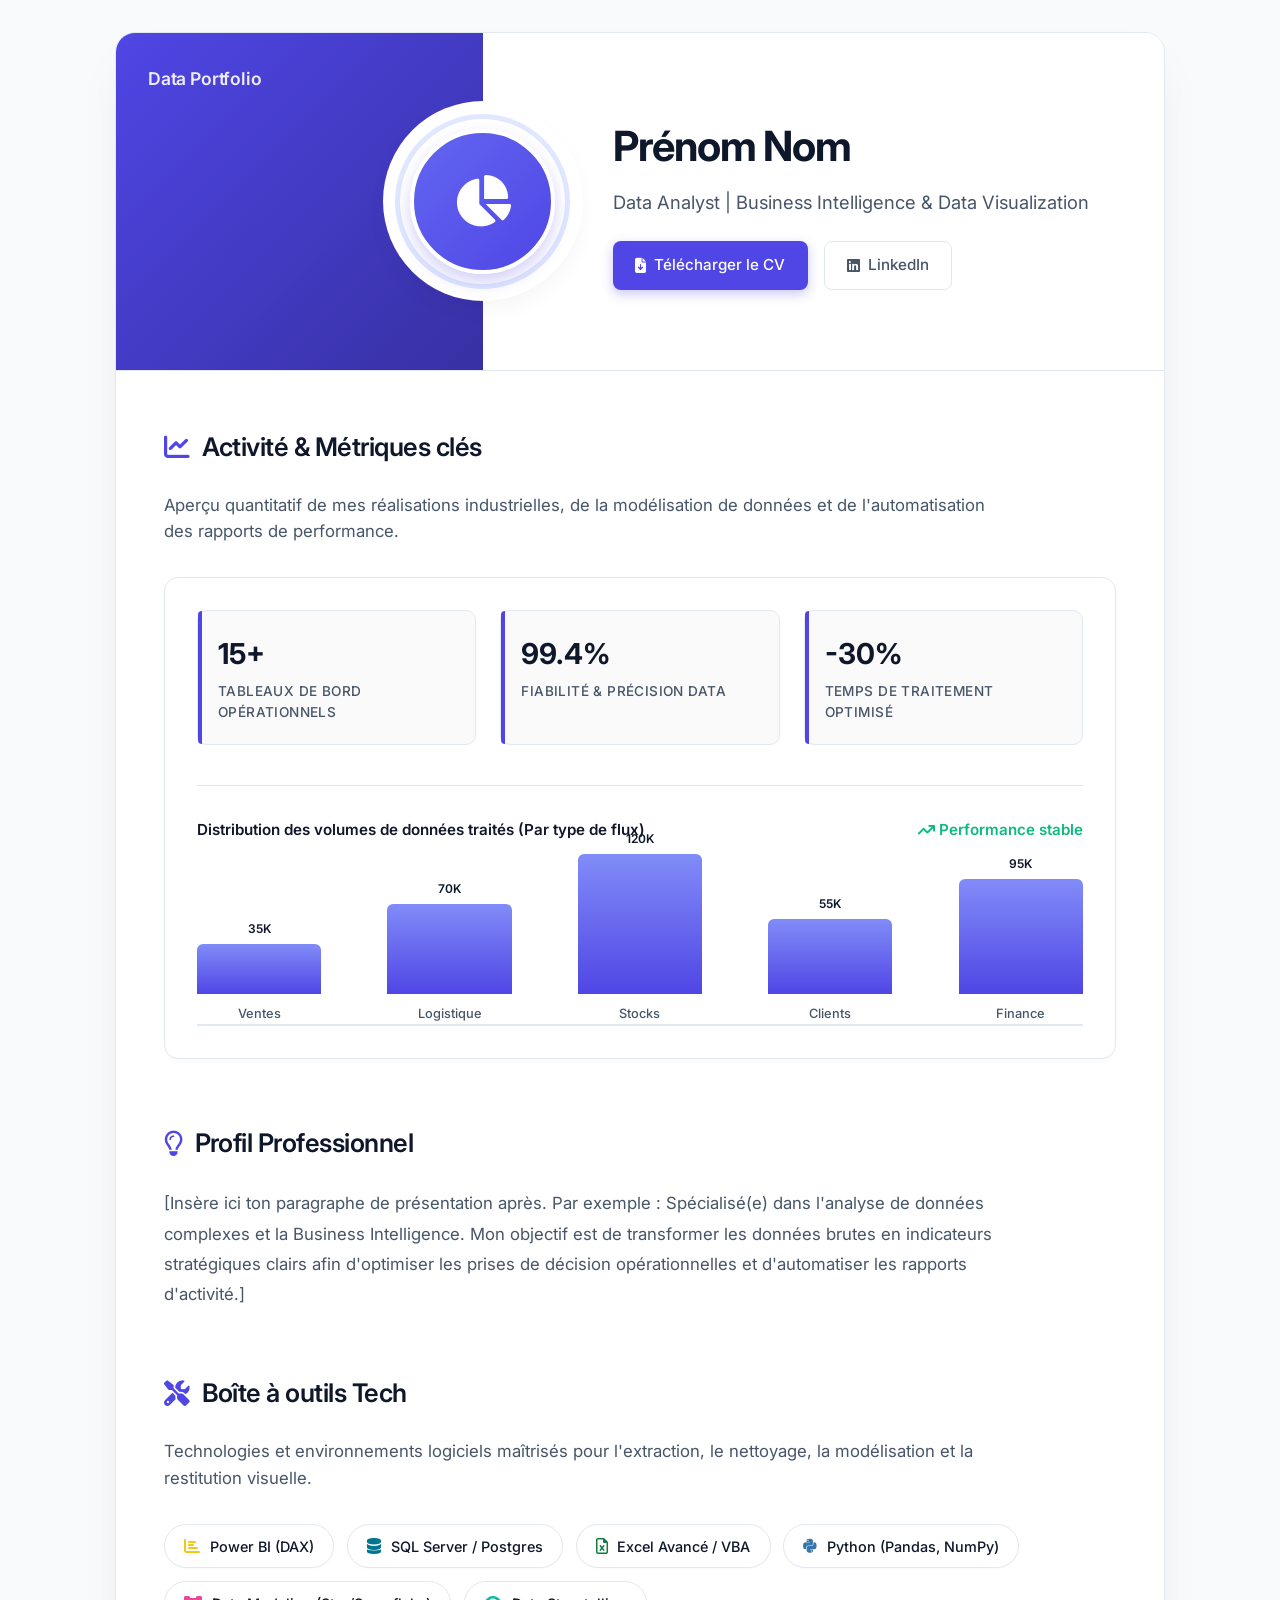
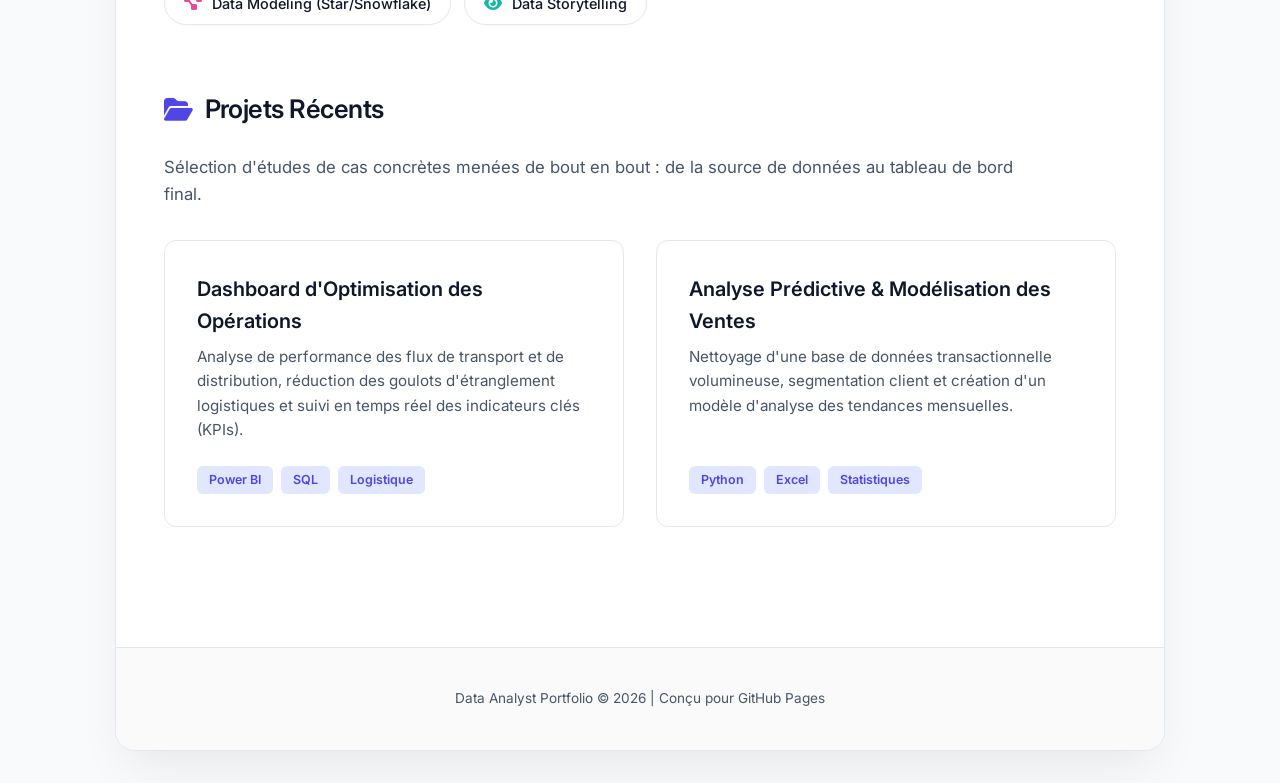
<file: docs/index.html>
<!DOCTYPE html>
<html lang="fr">
<head>
    <meta charset="UTF-8">
    <meta name="viewport" content="width=device-width, initial-scale=1.0">
    <title>Data Analyst Portfolio</title>
    <link href="https://fonts.googleapis.com/css2?family=Inter:wght@300;400;500;600;700&display=swap" rel="stylesheet">
    <link rel="stylesheet" href="https://cdnjs.cloudflare.com/ajax/libs/font-awesome/6.4.0/css/all.min.css">
    
    <style>
        :root {
            --bg-page: #f8fafc;
            --bg-card: #ffffff;
            --primary: #4f46e5; /* Violet Indigo Premium */
            --primary-light: #e0e7ff;
            --accent-green: #10b981;
            --text-dark: #0f172a;
            --text-muted: #475569;
            --border-color: #e2e8f0;
        }

        * {
            box-sizing: border-box;
            margin: 0;
            padding: 0;
        }

        body {
            font-family: 'Inter', sans-serif;
            background-color: var(--bg-page);
            color: var(--text-dark);
            line-height: 1.6;
            padding: 2rem 1rem;
            display: flex;
            justify-content: center;
        }

        /* Structure principale */
        .portfolio-container {
            width: 100%;
            max-width: 1050px;
            background-color: var(--bg-card);
            border-radius: 20px;
            overflow: hidden;
            box-shadow: 0 25px 50px -12px rgba(0, 0, 0, 0.08);
            border: 1px solid var(--border-color);
        }

        /* En-tête asymétrique bicolore */
        .hero-section {
            display: grid;
            grid-template-columns: 35% 65%;
            background-color: var(--bg-card);
            position: relative;
            border-bottom: 1px solid var(--border-color);
        }

        /* Côté Gauche - Bloc de couleur */
        .hero-left {
            background: linear-gradient(135deg, #4f46e5 0%, #3730a3 100%);
            display: flex;
            align-items: center;
            justify-content: flex-end;
            padding: 5rem 0;
            position: relative;
        }

        .hero-left-title {
            position: absolute;
            top: 2rem;
            left: 2rem;
            color: rgba(255, 255, 255, 0.9);
            font-weight: 600;
            font-size: 1.1rem;
            letter-spacing: -0.01em;
        }

        /* Hub central avec icône de Data/Analyse */
        .badge-hub {
            position: absolute;
            right: -100px; 
            top: 50%;
            transform: translateY(-50%);
            width: 200px;
            height: 200px;
            background-color: var(--bg-card);
            border-radius: 50%;
            display: flex;
            align-items: center;
            justify-content: center;
            box-shadow: 0 10px 25px -5px rgba(0,0,0,0.05);
            z-index: 10;
        }

        .badge-outer {
            width: 175px;
            height: 175px;
            border: 5px solid var(--primary-light);
            border-radius: 50%;
            display: flex;
            align-items: center;
            justify-content: center;
        }

        .badge-inner {
            width: 145px;
            height: 145px;
            background: linear-gradient(135deg, #6366f1 0%, #4f46e5 100%);
            border-radius: 50%;
            display: flex;
            align-items: center;
            justify-content: center;
            border: 4px solid var(--bg-card);
            box-shadow: 0 8px 16px rgba(79, 70, 229, 0.25);
        }

        .badge-inner i {
            color: white;
            font-size: 3.2rem;
            animation: float 3s ease-in-out infinite alternate;
        }

        @keyframes float {
            0% { transform: scale(1); }
            100% { transform: scale(1.05); }
        }

        /* Côté Droit - Informations */
        .hero-right {
            padding: 5rem 2rem 5rem 130px; 
            display: flex;
            flex-direction: column;
            justify-content: center;
        }

        .hero-right h1 {
            font-size: 2.6rem;
            font-weight: 700;
            letter-spacing: -0.03em;
            color: var(--text-dark);
            margin-bottom: 0.5rem;
        }

        .hero-right p {
            font-size: 1.15rem;
            color: var(--text-muted);
            font-weight: 400;
            margin-bottom: 1.5rem;
        }

        .cta-buttons {
            display: flex;
            gap: 1rem;
        }

        .btn {
            display: inline-flex;
            align-items: center;
            gap: 0.5rem;
            padding: 0.7rem 1.4rem;
            border-radius: 8px;
            font-weight: 500;
            text-decoration: none;
            font-size: 0.95rem;
            transition: all 0.2s ease;
        }

        .btn-primary {
            background-color: var(--primary);
            color: white;
            box-shadow: 0 4px 12px rgba(79, 70, 229, 0.3);
        }

        .btn-primary:hover {
            background-color: #4338ca;
            transform: translateY(-1px);
        }

        .btn-secondary {
            background-color: transparent;
            color: var(--text-muted);
            border: 1px solid var(--border-color);
        }

        .btn-secondary:hover {
            background-color: #f1f5f9;
            color: var(--text-dark);
        }

        /* Contenu principal */
        .main-content {
            padding: 3.5rem 3rem;
        }

        section {
            margin-bottom: 4rem;
        }

        h2 {
            font-size: 1.6rem;
            font-weight: 600;
            margin-bottom: 1.5rem;
            display: flex;
            align-items: center;
            gap: 0.75rem;
            color: var(--text-dark);
            letter-spacing: -0.02em;
        }

        .section-desc {
            color: var(--text-muted);
            font-size: 1.05rem;
            max-width: 850px;
            margin-bottom: 2rem;
        }

        /* --- DASHBOARD COMPONENT (KPIs & Graphique) --- */
        .dashboard-mockup {
            background-color: #ffffff;
            border: 1px solid var(--border-color);
            border-radius: 14px;
            padding: 2rem;
            box-shadow: 0 4px 6px -1px rgba(0, 0, 0, 0.02);
        }

        .kpi-grid {
            display: grid;
            grid-template-columns: repeat(auto-fit, minmax(220px, 1fr));
            gap: 1.5rem;
            margin-bottom: 2.5rem;
        }

        .kpi-card {
            background: #fafafa;
            border: 1px solid var(--border-color);
            border-radius: 10px;
            padding: 1.25rem;
            position: relative;
        }

        .kpi-card::before {
            content: '';
            position: absolute;
            left: 0;
            top: 0;
            bottom: 0;
            width: 4px;
            background-color: var(--primary);
            border-top-left-radius: 10px;
            border-bottom-left-radius: 10px;
        }

        .kpi-value {
            font-size: 1.8rem;
            font-weight: 700;
            color: var(--text-dark);
            margin-bottom: 0.2rem;
        }

        .kpi-label {
            font-size: 0.85rem;
            color: var(--text-muted);
            font-weight: 500;
            text-transform: uppercase;
            letter-spacing: 0.03em;
        }

        /* Graphique Statistique en CSS pur */
        .chart-box {
            border-top: 1px solid var(--border-color);
            padding-top: 2rem;
        }

        .chart-header {
            display: flex;
            justify-content: space-between;
            align-items: center;
            margin-bottom: 1.5rem;
            font-size: 0.95rem;
            font-weight: 600;
        }

        .chart-bars {
            display: flex;
            justify-content: space-between;
            align-items: flex-end;
            height: 160px;
            padding: 1rem 0 0 0;
            border-bottom: 2px solid var(--border-color);
        }

        .bar-container {
            display: flex;
            flex-direction: column;
            align-items: center;
            width: 14%;
        }

        .bar {
            width: 100%;
            background: linear-gradient(to top, var(--primary), #818cf8);
            border-top-left-radius: 6px;
            border-top-right-radius: 6px;
            position: relative;
            cursor: pointer;
            transition: all 0.3s ease;
        }

        .bar:hover {
            filter: brightness(1.1);
        }

        .bar::after {
            content: attr(data-metric);
            position: absolute;
            top: -25px;
            left: 50%;
            transform: translateX(-50%);
            font-size: 0.75rem;
            font-weight: 600;
            color: var(--text-dark);
        }

        .bar-axis-label {
            font-size: 0.8rem;
            color: var(--text-muted);
            margin-top: 0.6rem;
            font-weight: 500;
        }

        /* Grille de compétences */
        .skills-container {
            display: flex;
            flex-wrap: wrap;
            gap: 0.8rem;
        }

        .skill-tag {
            background-color: #ffffff;
            color: var(--text-dark);
            padding: 0.6rem 1.2rem;
            border-radius: 50px;
            font-size: 0.9rem;
            font-weight: 500;
            border: 1px solid var(--border-color);
            display: flex;
            align-items: center;
            gap: 0.6rem;
            box-shadow: 0 1px 2px rgba(0,0,0,0.02);
        }

        .skill-tag i {
            font-size: 1rem;
        }

        /* Cartes de projets */
        .projects-list {
            display: grid;
            grid-template-columns: repeat(auto-fit, minmax(300px, 1fr));
            gap: 2rem;
        }

        .card-project {
            background: #ffffff;
            border: 1px solid var(--border-color);
            border-radius: 12px;
            padding: 2rem;
            transition: all 0.25s ease;
            display: flex;
            flex-direction: column;
            justify-content: space-between;
        }

        .card-project:hover {
            border-color: #cbd5e1;
            box-shadow: 0 12px 20px -3px rgba(0, 0, 0, 0.04);
            transform: translateY(-2px);
        }

        .card-project h3 {
            font-size: 1.25rem;
            font-weight: 600;
            margin-bottom: 0.5rem;
            color: var(--text-dark);
        }

        .card-project p {
            color: var(--text-muted);
            font-size: 0.95rem;
            margin-bottom: 1.5rem;
        }

        .tech-badges {
            display: flex;
            flex-wrap: wrap;
            gap: 0.5rem;
        }

        .tech-badge {
            font-size: 0.78rem;
            background-color: var(--primary-light);
            color: var(--primary);
            padding: 0.25rem 0.75rem;
            border-radius: 6px;
            font-weight: 600;
        }

        /* Pied de page */
        footer {
            text-align: center;
            padding: 2.5rem;
            color: var(--text-muted);
            font-size: 0.85rem;
            border-top: 1px solid var(--border-color);
            background-color: #fafafa;
        }

        /* Responsive */
        @media (max-width: 768px) {
            .hero-section { grid-template-columns: 1fr; }
            .hero-left { height: 130px; padding: 0; justify-content: center; }
            .badge-hub { right: auto; left: 50%; top: 130px; transform: translate(-50%, -50%); }
            .hero-right { padding: 110px 1.5rem 3rem 1.5rem; text-align: center; }
            .cta-buttons { justify-content: center; }
            .main-content { padding: 3rem 1.5rem; }
        }
    </style>
</head>
<body>

    <div class="portfolio-container">
        
        <div class="hero-section">
            <div class="hero-left">
                <div class="hero-left-title">Data Portfolio</div>
                
                <div class="badge-hub">
                    <div class="badge-outer">
                        <div class="badge-inner">
                            <i class="fa-solid fa-chart-pie"></i>
                        </div>
                    </div>
                </div>
            </div>
            
            <div class="hero-right">
                <h1>Prénom Nom</h1>
                <p>Data Analyst | Business Intelligence & Data Visualization</p>
                
                <div class="cta-buttons">
                    <a href="#" class="btn btn-primary"><i class="fa-solid fa-file-arrow-down"></i> Télécharger le CV</a>
                    <a href="#" class="btn btn-secondary"><i class="fa-brands fa-linkedin"></i> LinkedIn</a>
                </div>
            </div>
        </div>

        <div class="main-content">
            
            <section>
                <h2><i class="fa-solid fa-chart-line" style="color: var(--primary);"></i> Activité & Métriques clés</h2>
                <p class="section-desc">Aperçu quantitatif de mes réalisations industrielles, de la modélisation de données et de l'automatisation des rapports de performance.</p>
                
                <div class="dashboard-mockup">
                    <div class="kpi-grid">
                        <div class="kpi-card">
                            <div class="kpi-value">15+</div>
                            <div class="kpi-label">Tableaux de bord opérationnels</div>
                        </div>
                        <div class="kpi-card">
                            <div class="kpi-value">99.4%</div>
                            <div class="kpi-label">Fiabilité & Précision Data</div>
                        </div>
                        <div class="kpi-card">
                            <div class="kpi-value">-30%</div>
                            <div class="kpi-label">Temps de traitement optimisé</div>
                        </div>
                    </div>

                    <div class="chart-box">
                        <div class="chart-header">
                            <span>Distribution des volumes de données traités (Par type de flux)</span>
                            <span style="color: var(--accent-green);"><i class="fa-solid fa-arrow-trend-up"></i> Performance stable</span>
                        </div>
                        <div class="chart-bars">
                            <div class="bar-container">
                                <div class="bar" style="height: 50px;" data-metric="35K"></div>
                                <div class="bar-axis-label">Ventes</div>
                            </div>
                            <div class="bar-container">
                                <div class="bar" style="height: 90px;" data-metric="70K"></div>
                                <div class="bar-axis-label">Logistique</div>
                            </div>
                            <div class="bar-container">
                                <div class="bar" style="height: 140px;" data-metric="120K"></div>
                                <div class="bar-axis-label">Stocks</div>
                            </div>
                            <div class="bar-container">
                                <div class="bar" style="height: 75px;" data-metric="55K"></div>
                                <div class="bar-axis-label">Clients</div>
                            </div>
                            <div class="bar-container">
                                <div class="bar" style="height: 115px;" data-metric="95K"></div>
                                <div class="bar-axis-label">Finance</div>
                            </div>
                        </div>
                    </div>
                </div>
            </section>

            <section>
                <h2><i class="fa-regular fa-lightbulb" style="color: var(--primary);"></i> Profil Professionnel</h2>
                <p class="section-desc" style="line-height: 1.8;">
                    [Insère ici ton paragraphe de présentation après. Par exemple : Spécialisé(e) dans l'analyse de données complexes et la Business Intelligence. Mon objectif est de transformer les données brutes en indicateurs stratégiques clairs afin d'optimiser les prises de décision opérationnelles et d'automatiser les rapports d'activité.]
                </p>
            </section>

            <section>
                <h2><i class="fa-solid fa-screwdriver-wrench" style="color: var(--primary);"></i> Boîte à outils Tech</h2>
                <p class="section-desc">Technologies et environnements logiciels maîtrisés pour l'extraction, le nettoyage, la modélisation et la restitution visuelle.</p>
                <div class="skills-container">
                    <div class="skill-tag"><i class="fa-solid fa-chart-bar" style="color: #f2c811;"></i> Power BI (DAX)</div>
                    <div class="skill-tag"><i class="fa-solid fa-database" style="color: #00758f;"></i> SQL Server / Postgres</div>
                    <div class="skill-tag"><i class="fa-regular fa-file-excel" style="color: #107c41;"></i> Excel Avancé / VBA</div>
                    <div class="skill-tag"><i class="fa-brands fa-python" style="color: #3776ab;"></i> Python (Pandas, NumPy)</div>
                    <div class="skill-tag"><i class="fa-solid fa-diagram-project" style="color: #ec4899;"></i> Data Modeling (Star/Snowflake)</div>
                    <div class="skill-tag"><i class="fa-solid fa-eye" style="color: #14b8a6;"></i> Data Storytelling</div>
                </div>
            </section>

            <section>
                <h2><i class="fa-solid fa-folder-open" style="color: var(--primary);"></i> Projets Récents</h2>
                <p class="section-desc">Sélection d'études de cas concrètes menées de bout en bout : de la source de données au tableau de bord final.</p>
                
                <div class="projects-list">
                    <div class="card-project">
                        <div>
                            <h3>Dashboard d'Optimisation des Opérations</h3>
                            <p>Analyse de performance des flux de transport et de distribution, réduction des goulots d'étranglement logistiques et suivi en temps réel des indicateurs clés (KPIs).</p>
                        </div>
                        <div class="tech-badges">
                            <span class="tech-badge">Power BI</span>
                            <span class="tech-badge">SQL</span>
                            <span class="tech-badge">Logistique</span>
                        </div>
                    </div>

                    <div class="card-project">
                        <div>
                            <h3>Analyse Prédictive & Modélisation des Ventes</h3>
                            <p>Nettoyage d'une base de données transactionnelle volumineuse, segmentation client et création d'un modèle d'analyse des tendances mensuelles.</p>
                        </div>
                        <div class="tech-badges">
                            <span class="tech-badge">Python</span>
                            <span class="tech-badge">Excel</span>
                            <span class="tech-badge">Statistiques</span>
                        </div>
                    </div>
                </div>
            </section>

        </div>

        <footer>
            <p>Data Analyst Portfolio &copy; 2026 | Conçu pour GitHub Pages</p>
        </footer>

    </div>

</body>
</html>
</file>
